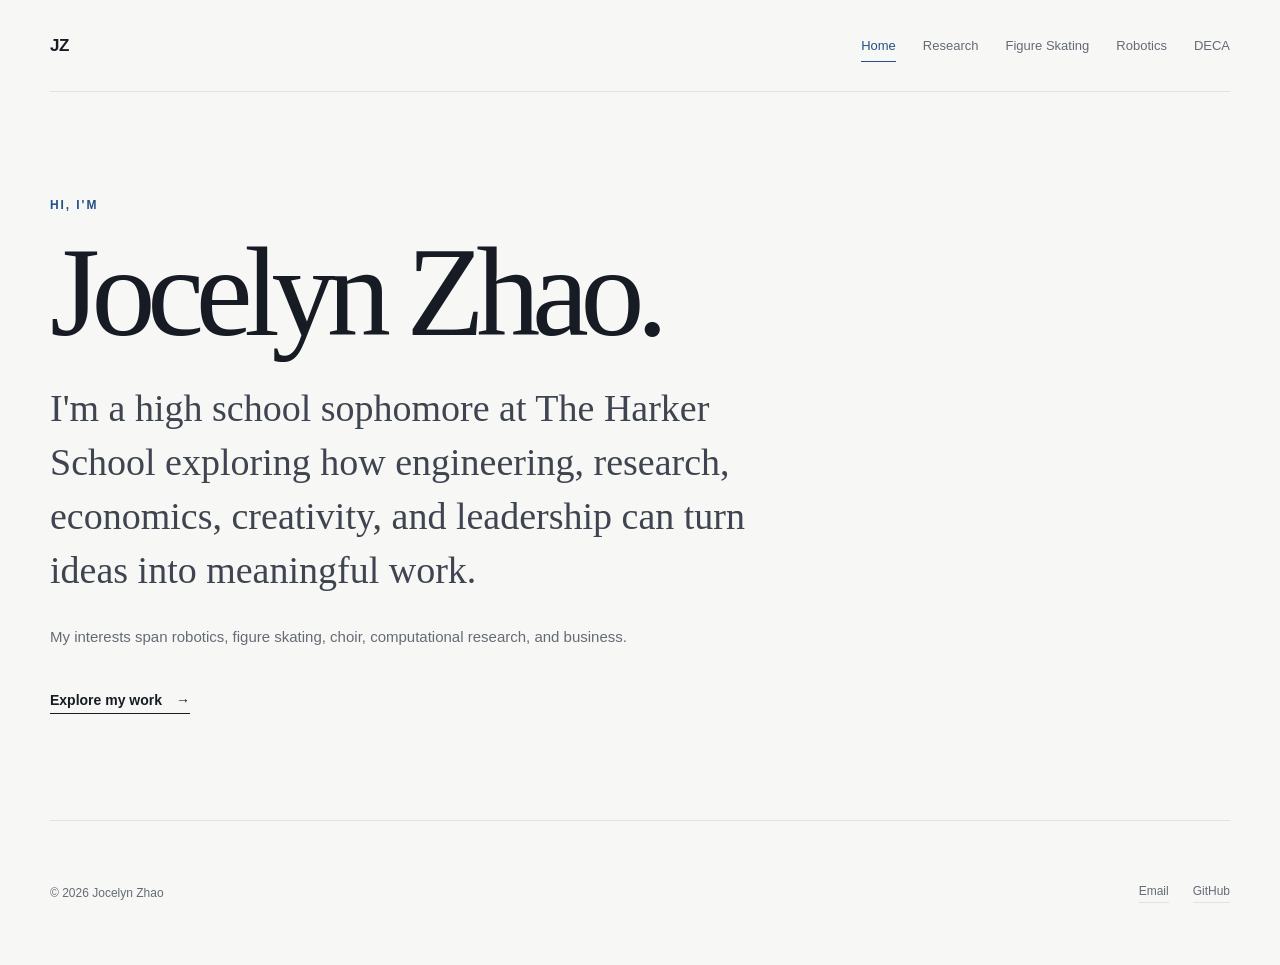
<file: index.html>
<!doctype html><html lang="en"><head><meta charset="UTF-8"><meta name="viewport" content="width=device-width,initial-scale=1"><meta name="description" content="The portfolio of Jocelyn Zhao, a student engineer and researcher."><title>Jocelyn Zhao</title><link rel="stylesheet" href="styles.css"><script src="content.js" defer></script></head><body data-page="home"><header id="site-header"></header><main id="page-content"></main><footer id="site-footer"></footer></body></html>
</file>
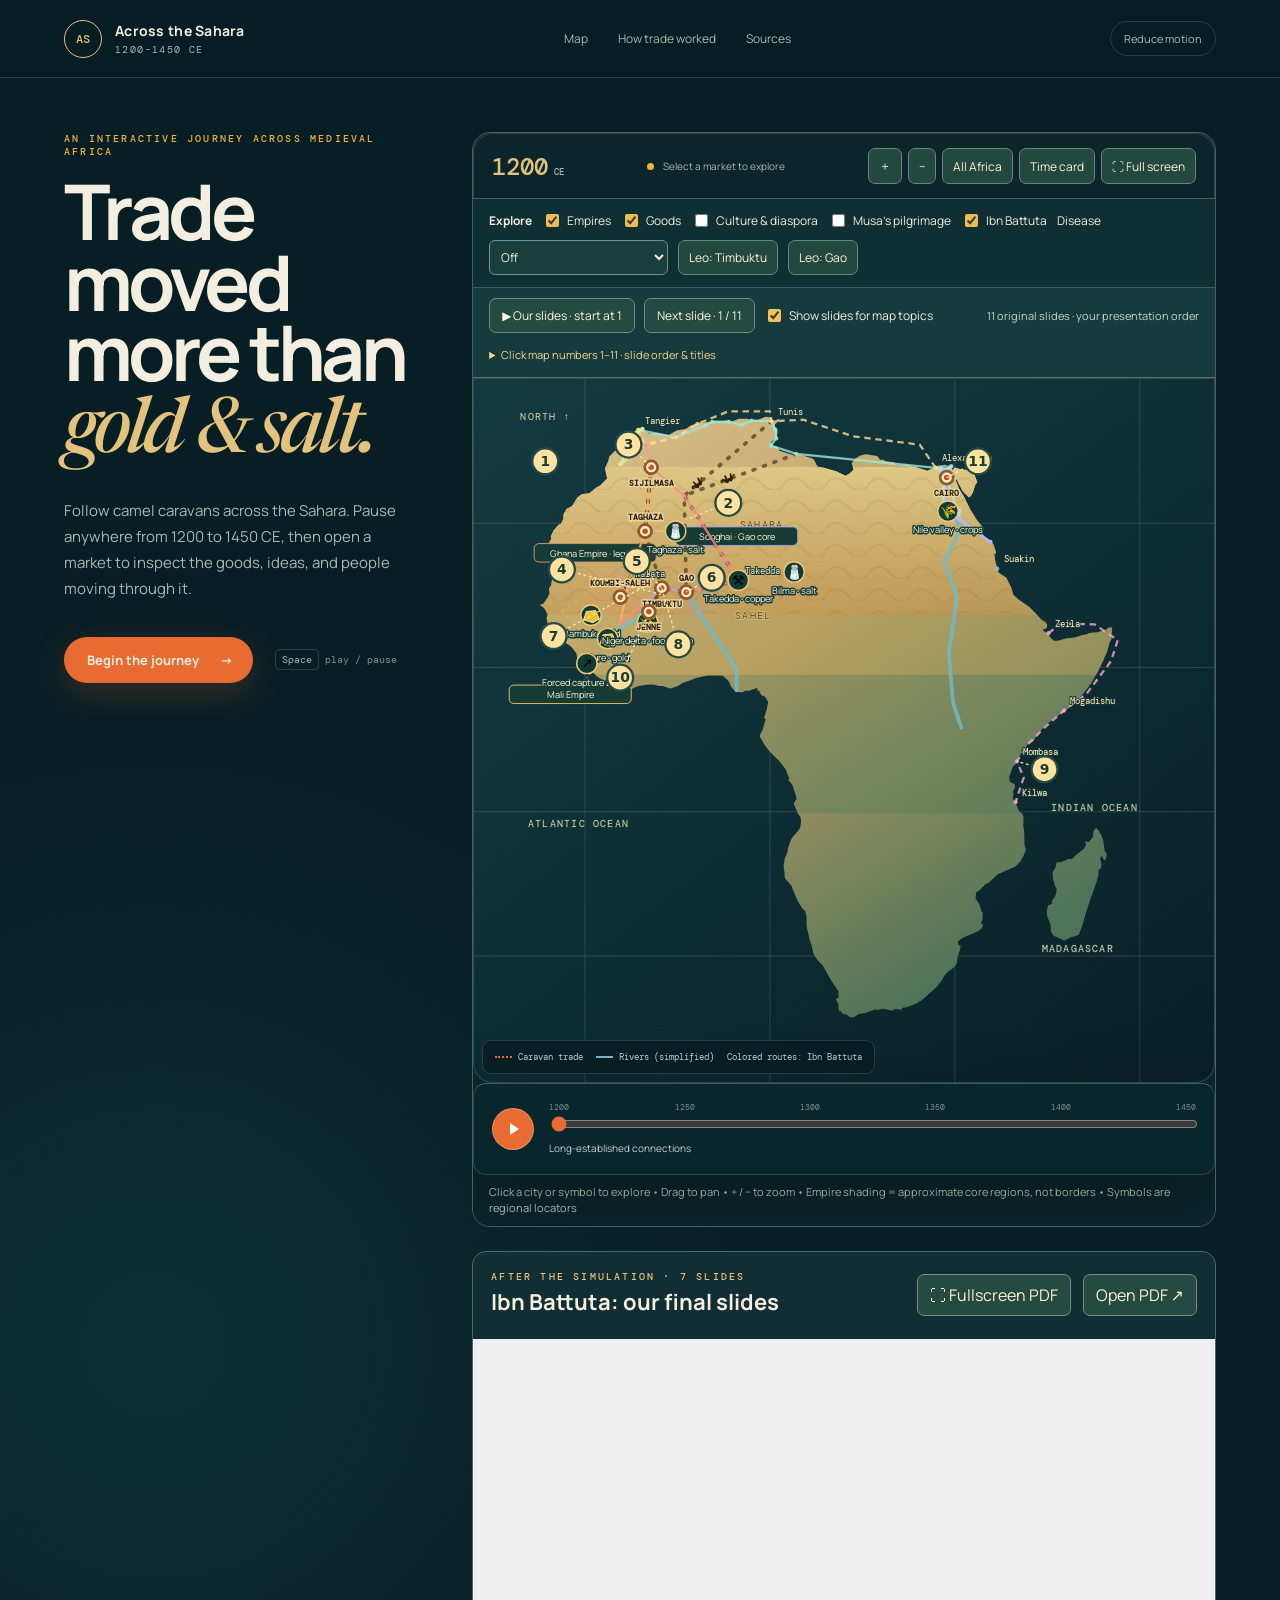
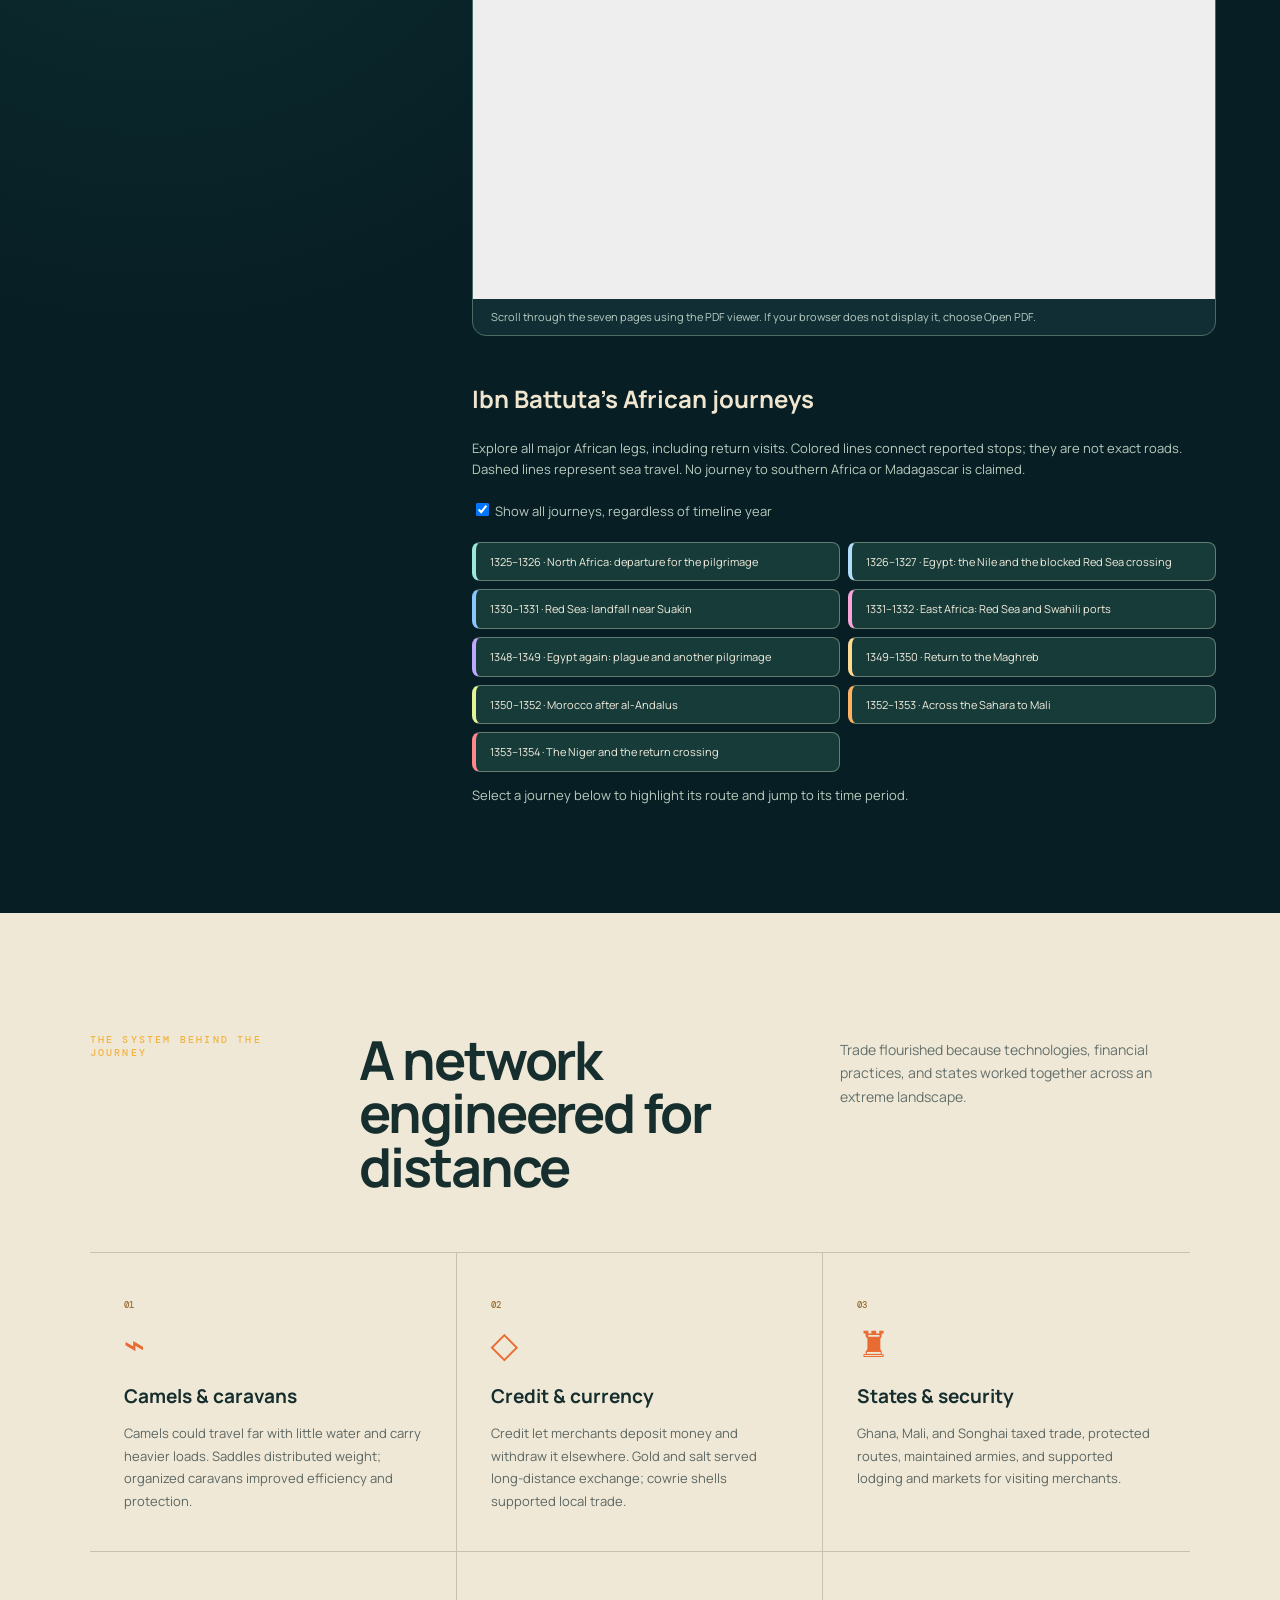
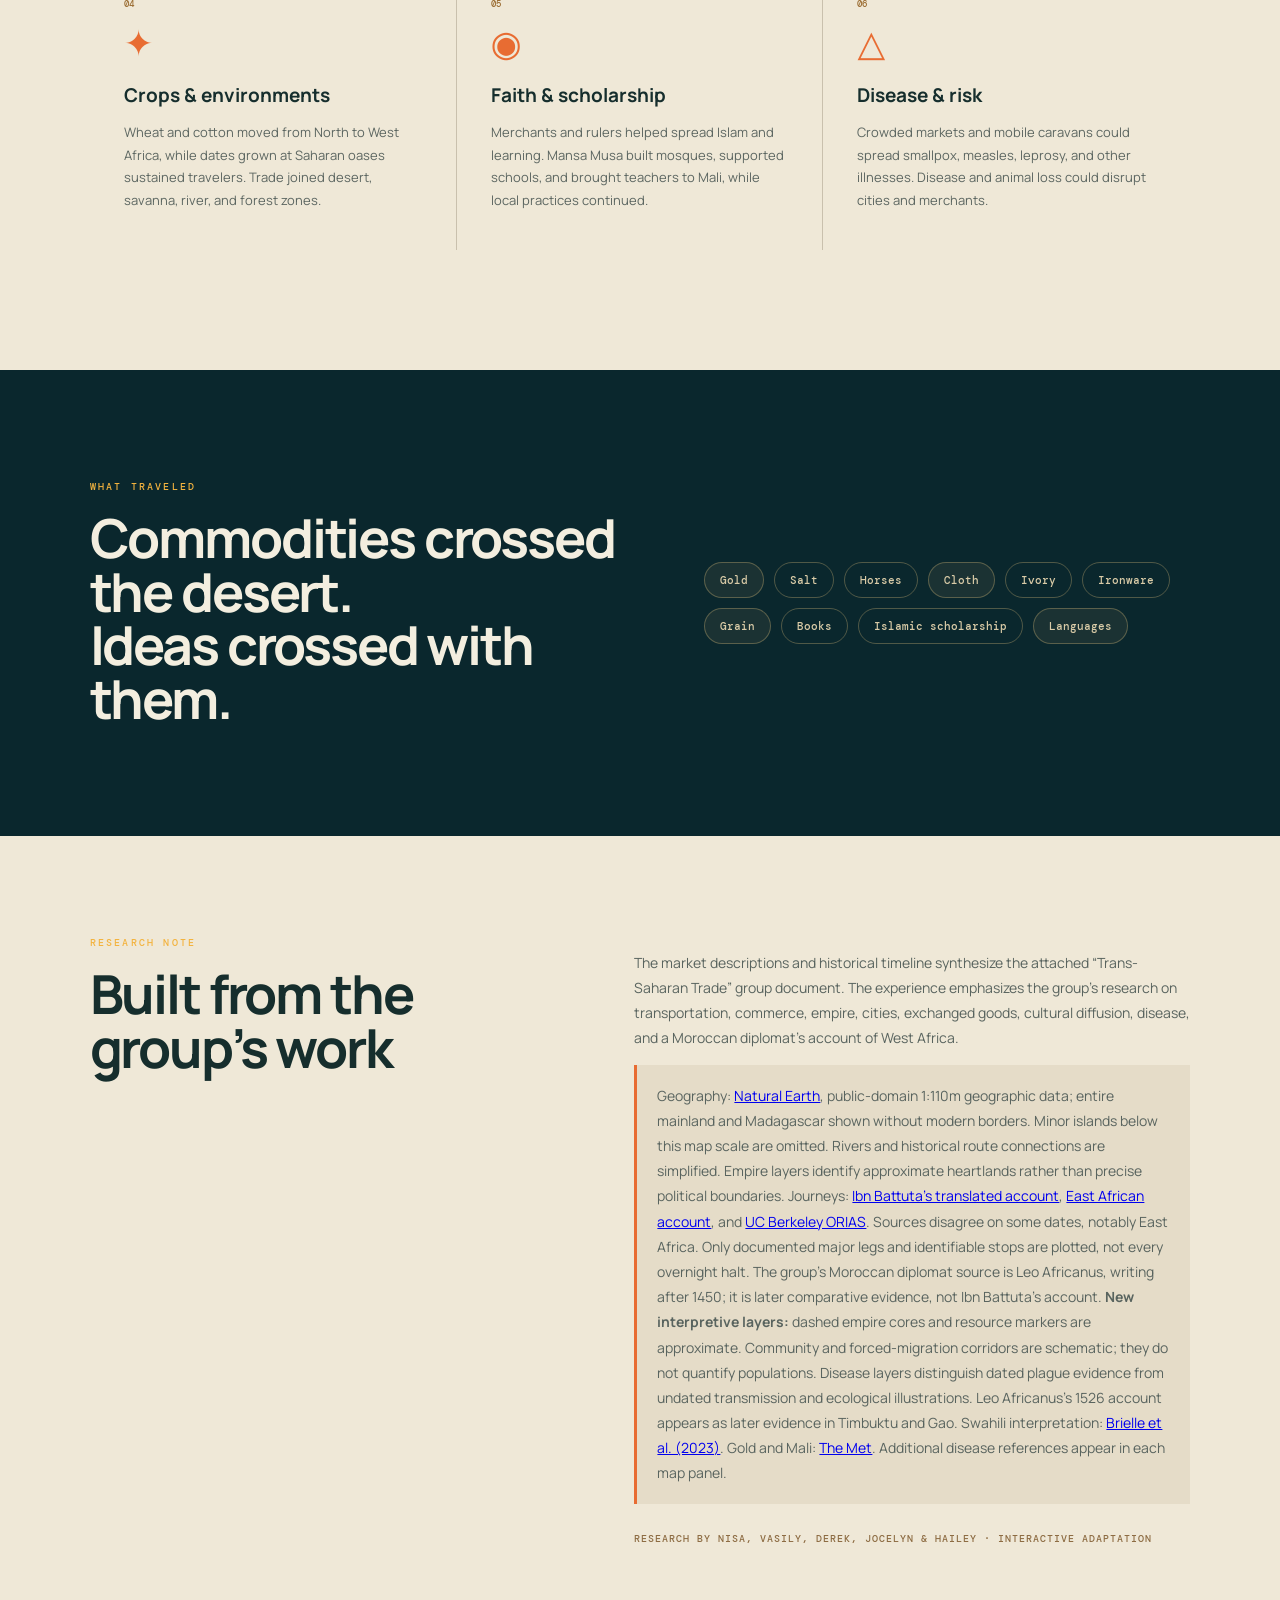
<file: trans-saharan-trade/index.html>
<!doctype html>
<html lang="en">
<head>
  <meta charset="utf-8">
  <meta name="viewport" content="width=device-width,initial-scale=1">
  <meta name="description" content="An interactive map of trans-Saharan trade, 1200-1450 CE, based on student group research.">
  <title>Across the Sahara | 1200-1450 CE</title>
  <link rel="stylesheet" href="styles.css?v=4">
  <link rel="stylesheet" href="explorer.css?v=5">
  <link rel="stylesheet" href="slides.css?v=10">
</head>
<body>
  <header class="topbar">
    <a class="brand" href="#map" aria-label="Across the Sahara home">
      <span class="brand-mark">AS</span>
      <span><strong>Across the Sahara</strong><small>1200-1450 CE</small></span>
    </a>
    <nav aria-label="Page navigation">
      <a href="#map">Map</a><a href="#story">How trade worked</a><a href="#sources">Sources</a>
    </nav>
    <button class="sound-toggle" id="motionToggle" type="button" aria-pressed="false">Reduce motion</button>
  </header>

  <main>
    <section class="hero" id="map">
      <div class="hero-copy">
        <p class="eyebrow">An interactive journey across medieval Africa</p>
        <h1>Trade moved more than <em>gold &amp; salt.</em></h1>
        <p class="dek">Follow camel caravans across the Sahara. Pause anywhere from 1200 to 1450 CE, then open a market to inspect the goods, ideas, and people moving through it.</p>
        <div class="hero-actions">
          <button class="primary" id="startJourney" type="button">Begin the journey <span>→</span></button>
          <span class="hint"><kbd>Space</kbd> play / pause</span>
        </div>
      </div>

      <div class="atlas-shell" id="atlasShell">
        <div class="map-toolbar">
          <div class="year-lockup"><span id="yearDisplay">1200</span><small>CE</small></div>
          <div class="map-instruction"><span class="pulse-dot"></span><span id="statusText">Select a market to explore</span></div>
          <button class="reset-view" id="resetView" type="button" hidden>Reset map</button>
        </div>

        <div class="map-viewport" id="mapViewport">
          <svg id="tradeMap" viewBox="0 0 1000 780" role="img" aria-labelledby="mapTitle mapDesc">
            <title id="mapTitle">Interactive map of trans-Saharan trade routes</title>
            <desc id="mapDesc">A stylized bird's-eye map of Africa showing cities, trade routes, rivers, empires, and animated camel caravans from 1200 to 1450 CE.</desc>
            <defs>
              <linearGradient id="ocean" x1="0" y1="0" x2="1" y2="1"><stop stop-color="#153c43"/><stop offset="1" stop-color="#071e24"/></linearGradient>
              <linearGradient id="land" x1="0" y1="0" x2=".6" y2="1"><stop stop-color="#dac38f"/><stop offset=".46" stop-color="#bd9f63"/><stop offset="1" stop-color="#507458"/></linearGradient>
              <linearGradient id="sahara" x1="0" y1="0" x2="0" y2="1"><stop stop-color="#dfc987" stop-opacity=".96"/><stop offset="1" stop-color="#c29952" stop-opacity=".65"/></linearGradient>
              <pattern id="dunes" width="46" height="24" patternUnits="userSpaceOnUse"><path d="M0 18 Q12 5 24 18 T48 18" fill="none" stroke="#7c572c" stroke-opacity=".12" stroke-width="2"/></pattern>
              <filter id="shadow" x="-30%" y="-30%" width="160%" height="160%"><feDropShadow dx="0" dy="10" stdDeviation="10" flood-color="#001316" flood-opacity=".45"/></filter>
              <filter id="soft"><feGaussianBlur stdDeviation="18"/></filter>
              <clipPath id="africaClip"><path d="M178 91 L250 45 397 30 523 49 665 35 806 70 886 135 873 199 820 240 792 318 752 376 735 460 700 522 671 620 620 724 558 751 518 700 484 632 451 553 405 488 356 423 304 379 244 342 179 292 130 225 111 159 Z"/></clipPath>
              <path id="camelPathWest" d="M205 130 C292 183 353 246 440 365 S511 475 535 505"/>
              <path id="camelPathCentral" d="M530 84 C518 164 560 224 620 296 S621 405 585 482"/>
              <path id="camelPathEast" d="M780 126 C730 188 711 262 677 346 S635 430 585 482"/>
              <symbol id="camel" viewBox="0 0 48 30">
                <path d="M4 19c5 0 7-6 10-10 3-5 7-5 10 0 3-6 7-6 11-1l4 7 5-1 1 4-7 2-5-6-1 13h-4l-1-11h-8l-3 11h-4l1-12-5 7H4z" fill="currentColor"/>
                <circle cx="43" cy="13" r="2.2" fill="currentColor"/>
              </symbol>
            </defs>

            <rect width="1000" height="780" fill="url(#ocean)"/>
            <g class="map-grid" opacity=".16"><path d="M0 156H1000M0 312H1000M0 468H1000M0 624H1000M200 0V780M400 0V780M600 0V780M800 0V780"/></g>
            <g id="mapWorld">
              <path class="africa-shadow" d="M178 91 L250 45 397 30 523 49 665 35 806 70 886 135 873 199 820 240 792 318 752 376 735 460 700 522 671 620 620 724 558 751 518 700 484 632 451 553 405 488 356 423 304 379 244 342 179 292 130 225 111 159 Z"/>
              <path class="africa" d="M178 91 L250 45 397 30 523 49 665 35 806 70 886 135 873 199 820 240 792 318 752 376 735 460 700 522 671 620 620 724 558 751 518 700 484 632 451 553 405 488 356 423 304 379 244 342 179 292 130 225 111 159 Z"/>
              <g clip-path="url(#africaClip)">
                <rect x="90" y="48" width="810" height="332" fill="url(#sahara)"/>
                <rect x="90" y="62" width="810" height="315" fill="url(#dunes)"/>
                <path class="sahel-band" d="M90 355 Q320 305 520 354 T910 340 L910 470 Q700 434 510 459 T90 448Z"/>
                <path class="forest-band" d="M160 465 Q340 420 501 489 T778 483 L710 622 Q541 572 420 548 T244 534Z"/>
                <ellipse cx="541" cy="337" rx="230" ry="96" fill="#f2ce68" opacity=".12" filter="url(#soft)"/>
              </g>

              <g class="terrain-labels" aria-hidden="true">
                <text x="494" y="245">S A H A R A</text><text x="350" y="436">S A H E L</text><text x="684" y="585">CENTRAL AFRICA</text>
              </g>
              <g class="rivers">
                <path d="M337 497 C356 467 394 453 430 462 C470 475 494 455 510 428 C474 438 438 424 420 405"/>
                <path d="M702 75 C694 156 676 220 692 276 C708 336 724 384 710 443"/>
              </g>
              <g class="empire empire-ghana" data-start="1200" data-end="1235"><path d="M282 411 Q346 365 411 399 L432 472 Q352 498 274 458Z"/><text x="347" y="433">GHANA</text></g>
              <g class="empire empire-mali" data-start="1235" data-end="1430"><path d="M266 405 Q353 348 510 381 L551 489 Q433 528 283 477Z"/><text x="404" y="438">MALI EMPIRE</text></g>
              <g class="empire empire-songhai" data-start="1400" data-end="1450"><path d="M478 387 Q545 346 620 383 L626 494 Q548 515 476 475Z"/><text x="549" y="429">SONGHAI</text></g>

              <g class="routes" aria-label="Trade routes">
                <path id="routeWest" d="M205 130 C292 183 353 246 440 365 S511 475 535 505"/>
                <path id="routeCentral" d="M530 84 C518 164 560 224 620 296 S621 405 585 482"/>
                <path id="routeEast" d="M780 126 C730 188 711 262 677 346 S635 430 585 482"/>
                <path id="routeWest2" d="M206 130 C214 217 267 286 351 405"/>
                <path id="riverRoute" d="M351 405 C401 413 460 425 535 505"/>
              </g>

              <g class="caravans" aria-hidden="true">
                <g class="caravan caravan-a"><use href="#camel" width="34" height="22" x="-17" y="-11"/><animateMotion dur="16s" repeatCount="indefinite" rotate="auto"><mpath href="#camelPathWest"/></animateMotion></g>
                <g class="caravan caravan-b"><use href="#camel" width="30" height="19" x="-15" y="-10"/><animateMotion dur="19s" begin="-7s" repeatCount="indefinite" rotate="auto"><mpath href="#camelPathCentral"/></animateMotion></g>
                <g class="caravan caravan-c"><use href="#camel" width="28" height="18" x="-14" y="-9"/><animateMotion dur="21s" begin="-12s" repeatCount="indefinite" rotate="auto"><mpath href="#camelPathEast"/></animateMotion></g>
              </g>

              <g class="city-layer">
                <g class="market" role="button" tabindex="0" data-market="sijilmasa" transform="translate(205 130)" aria-label="Open Sijilmasa market"><circle r="15"/><circle r="5"/><text x="0" y="-24">SIJILMASA</text></g>
                <g class="market" role="button" tabindex="0" data-market="taghaza" transform="translate(440 365)" aria-label="Open Taghaza market"><circle r="15"/><circle r="5"/><text x="0" y="-24">TAGHAZA</text></g>
                <g class="market featured" role="button" tabindex="0" data-market="timbuktu" transform="translate(535 505)" aria-label="Open Timbuktu market"><circle r="18"/><circle r="6"/><text x="0" y="-27">TIMBUKTU</text></g>
                <g class="market" role="button" tabindex="0" data-market="gao" transform="translate(585 482)" aria-label="Open Gao market"><circle r="15"/><circle r="5"/><text x="0" y="-24">GAO</text></g>
                <g class="market" role="button" tabindex="0" data-market="jenne" transform="translate(509 544)" aria-label="Open Jenne market"><circle r="15"/><circle r="5"/><text x="-2" y="29">JENNE</text></g>
                <g class="market" role="button" tabindex="0" data-market="koumbi" transform="translate(351 435)" aria-label="Open Koumbi-Saleh market"><circle r="15"/><circle r="5"/><text x="0" y="-24">KOUMBI-SALEH</text></g>
                <g class="market" role="button" tabindex="0" data-market="cairo" transform="translate(780 126)" aria-label="Open Cairo market"><circle r="15"/><circle r="5"/><text x="0" y="-24">CAIRO</text></g>
              </g>
            </g>
          </svg>

          <aside class="map-legend" aria-label="Map legend">
            <span><i class="legend-line"></i>Caravan route</span><span><i class="legend-river"></i>River</span><span><i class="legend-city"></i>Market city</span>
          </aside>
          <div class="map-controls" aria-label="Timeline controls">
            <button class="play-button" id="playButton" type="button" aria-label="Play timeline"><span class="play-icon"></span></button>
            <div class="timeline-wrap">
              <div class="timeline-labels"><span>1200</span><span>1250</span><span>1300</span><span>1350</span><span>1400</span><span>1450</span></div>
              <input id="yearSlider" type="range" min="1200" max="1450" step="1" value="1200" aria-label="Year from 1200 to 1450 CE">
              <div class="event-line" id="eventLine">Ghana's influence continues as regional trade networks deepen.</div>
            </div>
          </div>
        </div>
      </div>
    </section>

    <section class="story" id="story">
      <div class="section-heading"><p class="eyebrow">The system behind the journey</p><h2>A network engineered for distance</h2><p>Trade flourished because technologies, financial practices, and states worked together across an extreme landscape.</p></div>
      <div class="story-grid">
        <article><span class="story-number">01</span><div class="story-icon">⌁</div><h3>Camels &amp; caravans</h3><p>Camels could travel far with little water and carry heavier loads. Saddles distributed weight; organized caravans improved efficiency and protection.</p></article>
        <article><span class="story-number">02</span><div class="story-icon">◇</div><h3>Credit &amp; currency</h3><p>Credit let merchants deposit money and withdraw it elsewhere. Gold and salt served long-distance exchange; cowrie shells supported local trade.</p></article>
        <article><span class="story-number">03</span><div class="story-icon">♜</div><h3>States &amp; security</h3><p>Ghana, Mali, and Songhai taxed trade, protected routes, maintained armies, and supported lodging and markets for visiting merchants.</p></article>
        <article><span class="story-number">04</span><div class="story-icon">✦</div><h3>Crops &amp; environments</h3><p>Wheat and cotton moved from North to West Africa, while dates grown at Saharan oases sustained travelers. Trade joined desert, savanna, river, and forest zones.</p></article>
        <article><span class="story-number">05</span><div class="story-icon">◉</div><h3>Faith &amp; scholarship</h3><p>Merchants and rulers helped spread Islam and learning. Mansa Musa built mosques, supported schools, and brought teachers to Mali, while local practices continued.</p></article>
        <article><span class="story-number">06</span><div class="story-icon">△</div><h3>Disease &amp; risk</h3><p>Crowded markets and mobile caravans could spread smallpox, measles, leprosy, and other illnesses. Disease and animal loss could disrupt cities and merchants.</p></article>
      </div>
    </section>

    <section class="exchange" aria-label="What traveled">
      <div><p class="eyebrow">What traveled</p><h2>Commodities crossed the desert.<br>Ideas crossed with them.</h2></div>
      <div class="exchange-chips"><span>Gold</span><span>Salt</span><span>Horses</span><span>Cloth</span><span>Ivory</span><span>Ironware</span><span>Grain</span><span>Books</span><span>Islamic scholarship</span><span>Languages</span></div>
    </section>

    <section class="sources" id="sources">
      <div><p class="eyebrow">Research note</p><h2>Built from the group’s work</h2></div>
      <div class="source-copy"><p>The market descriptions and historical timeline synthesize the attached “Trans-Saharan Trade” group document. The experience emphasizes the group’s research on transportation, commerce, empire, cities, exchanged goods, cultural diffusion, disease, and a Moroccan diplomat’s account of West Africa.</p><p class="source-caution">Routes and boundaries are intentionally schematic: they show connections and changing influence, not modern borders or precise territorial claims. Disease evidence for this period can be incomplete, so the project presents transmission as a historical risk rather than claiming a precise outbreak map.</p><p class="byline">Research by Nisa, Vasily, Derek, Jocelyn &amp; Hailey · Interactive adaptation</p></div>
    </section>
  </main>

  <dialog class="market-dialog" id="marketDialog">
    <button class="dialog-close" id="dialogClose" type="button" aria-label="Close market">×</button>
    <div class="market-scene" id="marketScene" aria-hidden="true">
      <span class="canopy canopy-one"></span><span class="canopy canopy-two"></span><span class="basket basket-one"></span><span class="basket basket-two"></span><span class="market-sun"></span>
    </div>
    <div class="dialog-content">
      <p class="eyebrow" id="marketRegion">Market city</p>
      <div class="dialog-title-row"><h2 id="marketName">Timbuktu</h2><span id="marketYears">1200-1450 CE</span></div>
      <p class="market-lede" id="marketLede"></p>
      <div class="market-columns">
        <section><h3>On the market floor</h3><div class="goods-grid" id="goodsGrid"></div></section>
        <section><h3>Why this place mattered</h3><p id="marketWhy"></p><div class="fact-card"><span>Exchange beyond goods</span><p id="marketIdea"></p></div></section>
      </div>
      <blockquote id="marketQuote" hidden></blockquote>
    </div>
  </dialog>

  <script src="geography.js?v=2"></script>
  <script src="app.js?v=5"></script>
  <script src="atlas.js?v=4"></script>
  <script src="explorer.js?v=9"></script>
  <script src="slides.js?v=10"></script>
</body>
</html>
</file>
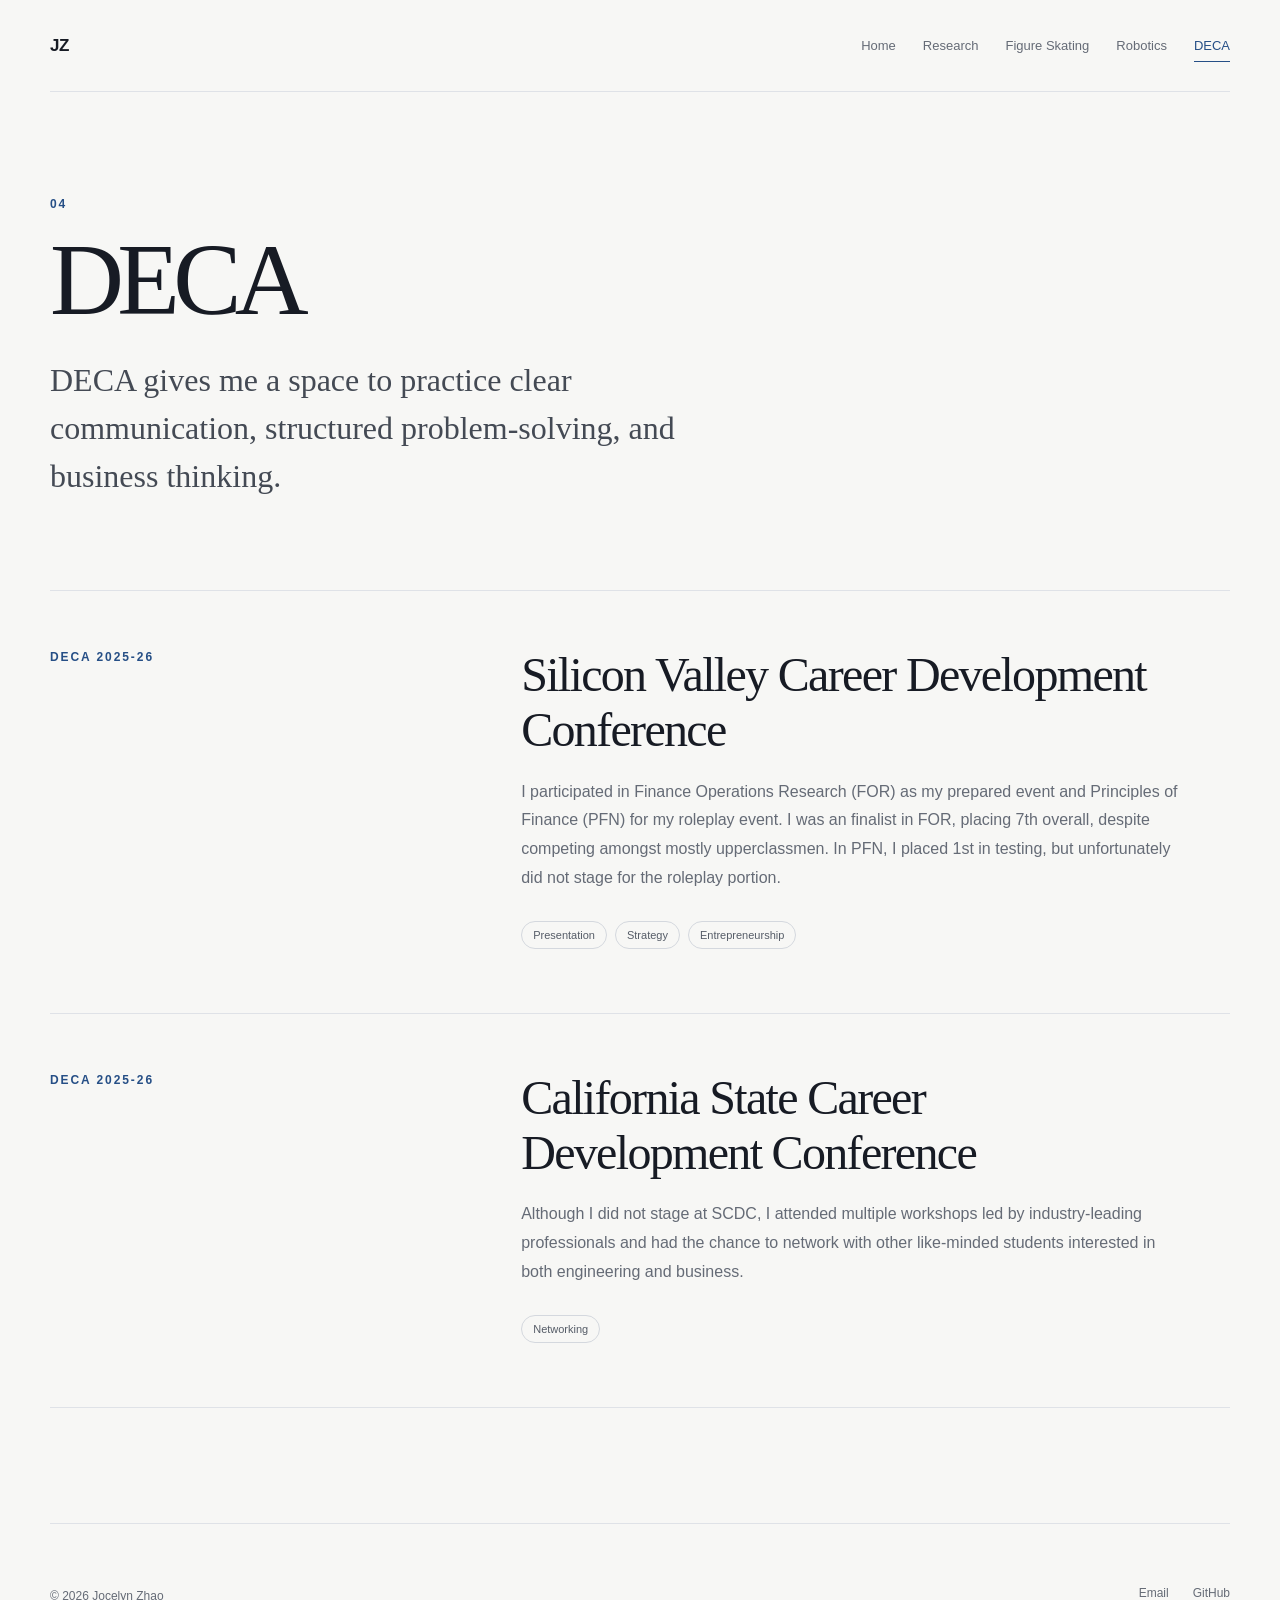
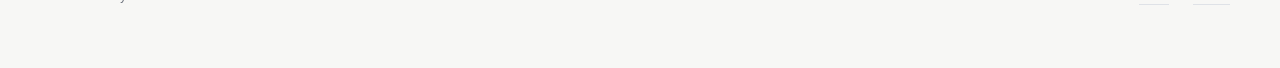
<file: deca.html>
<!doctype html><html lang="en"><head><meta charset="UTF-8"><meta name="viewport" content="width=device-width,initial-scale=1"><meta name="description" content="DECA experience of Jocelyn Zhao."><title>DECA | Jocelyn Zhao</title><link rel="stylesheet" href="styles.css"><script src="content.js" defer></script></head><body data-page="deca"><header id="site-header"></header><main id="page-content"></main><footer id="site-footer"></footer></body></html>
</file>
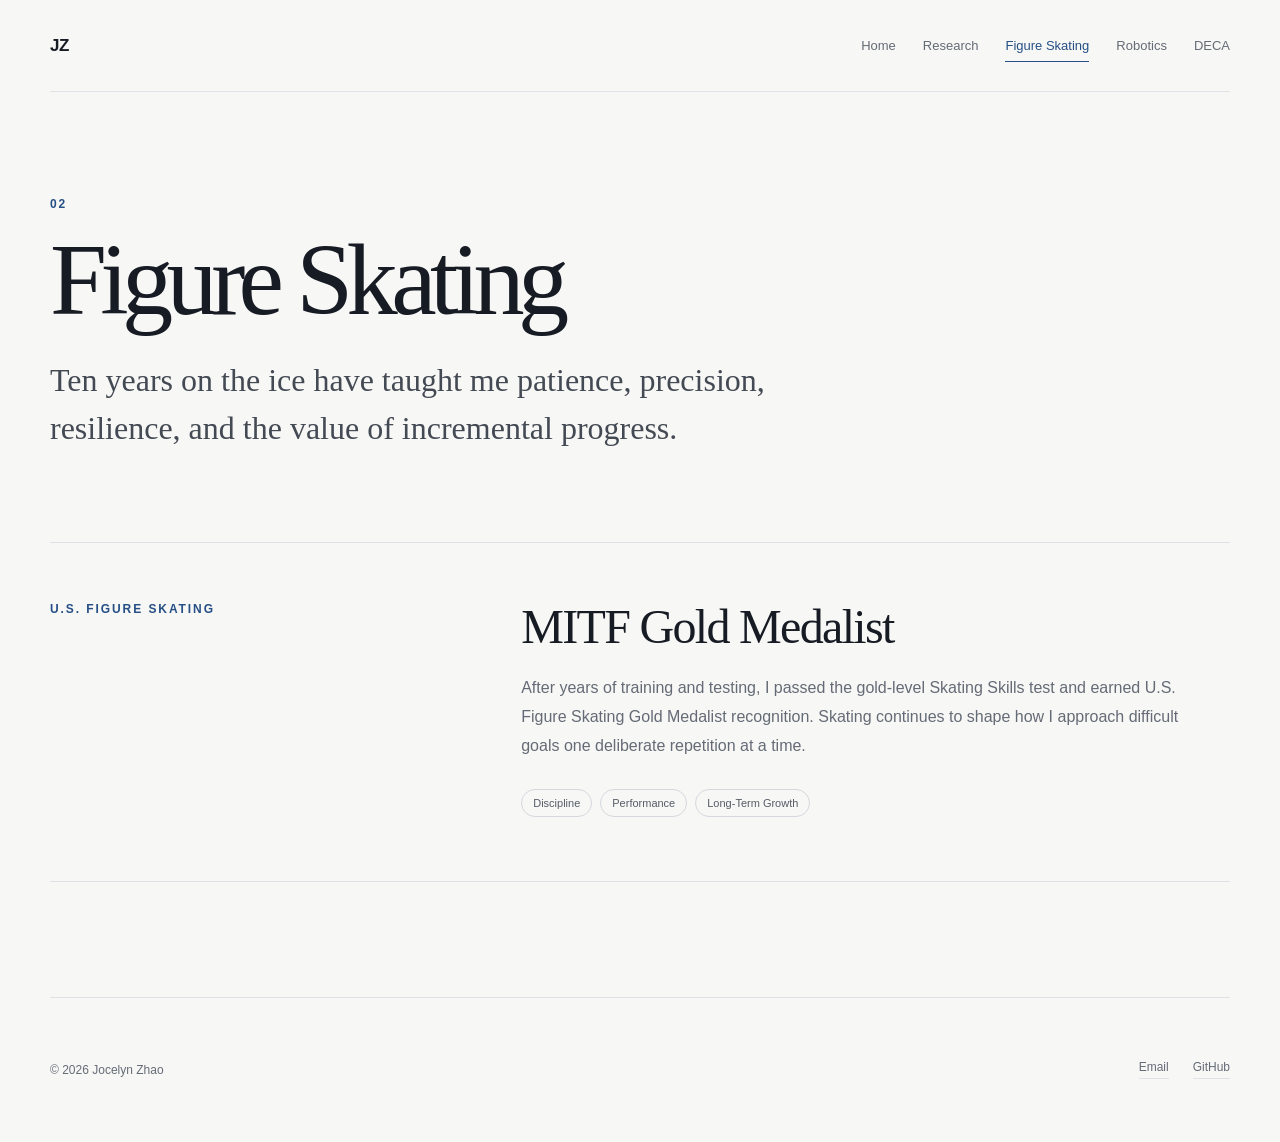
<file: figure-skating.html>
<!doctype html><html lang="en"><head><meta charset="UTF-8"><meta name="viewport" content="width=device-width,initial-scale=1"><meta name="description" content="Figure skating journey of Jocelyn Zhao."><title>Figure Skating | Jocelyn Zhao</title><link rel="stylesheet" href="styles.css"><script src="content.js" defer></script></head><body data-page="skating"><header id="site-header"></header><main id="page-content"></main><footer id="site-footer"></footer></body></html>
</file>
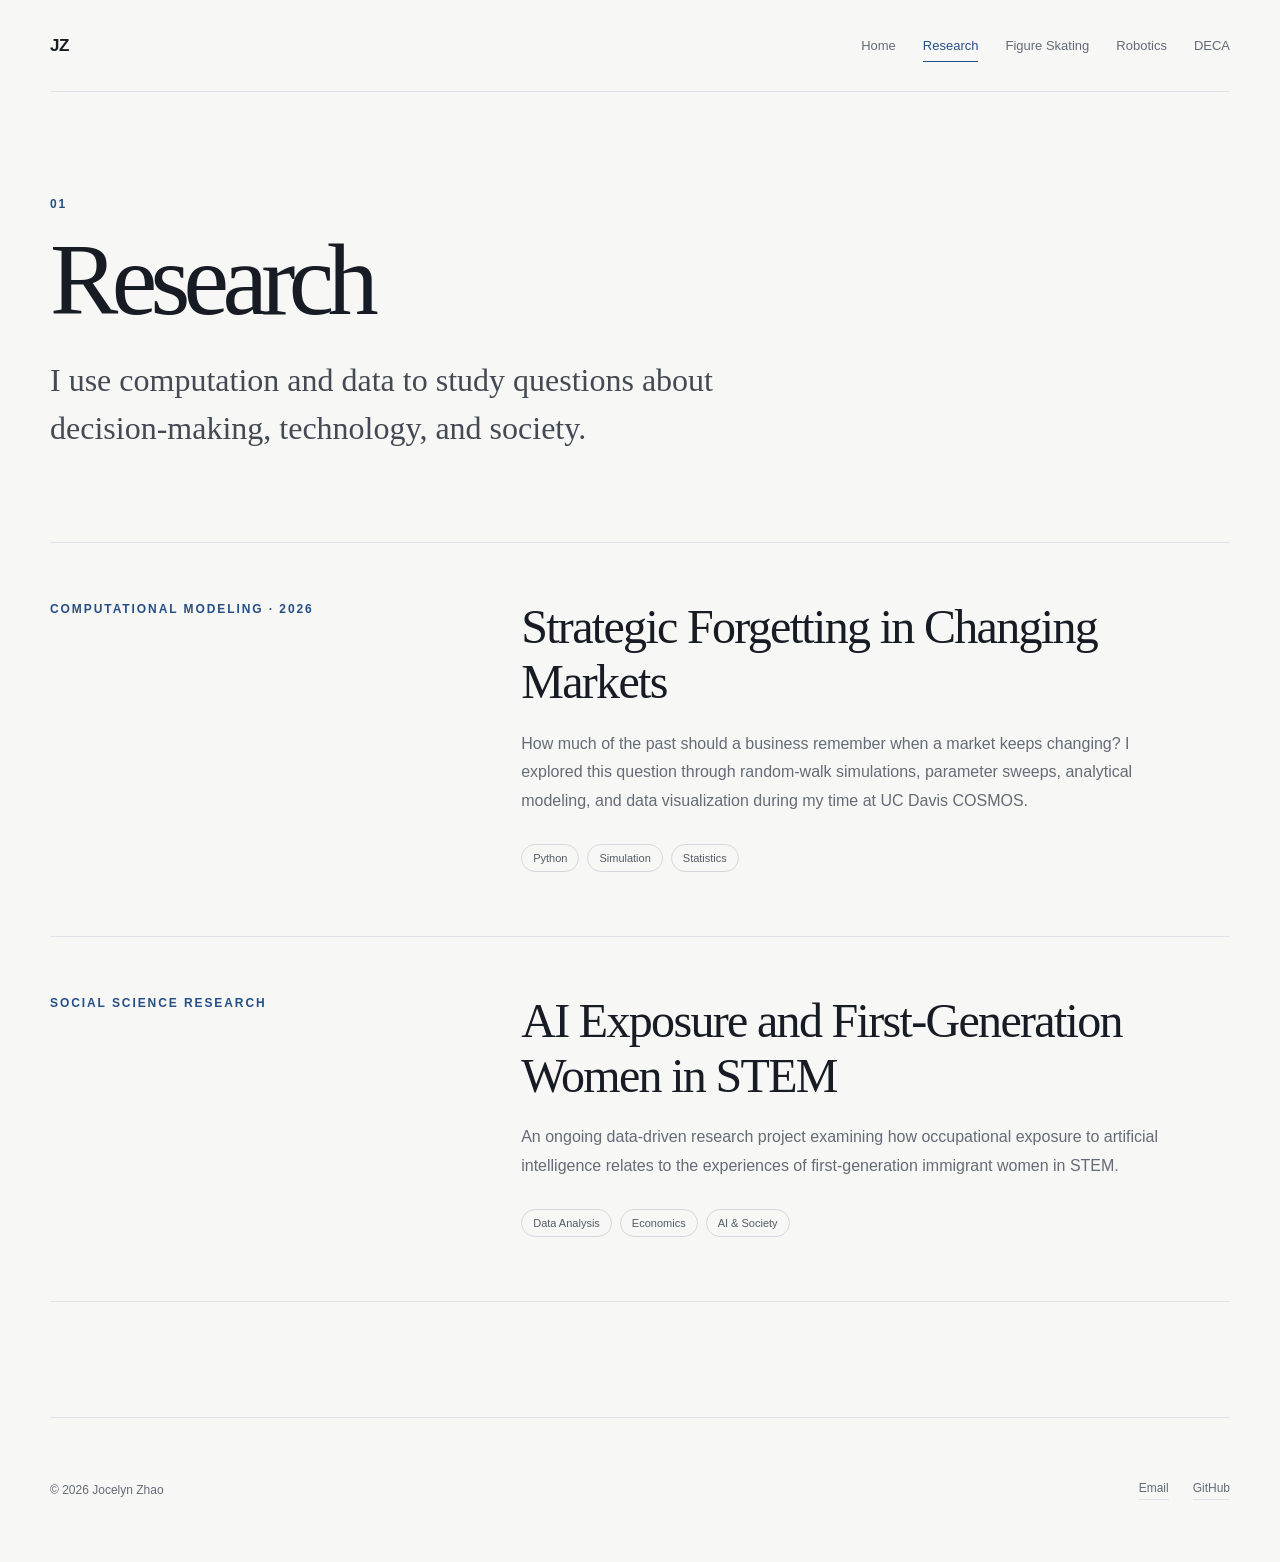
<file: research.html>
<!doctype html><html lang="en"><head><meta charset="UTF-8"><meta name="viewport" content="width=device-width,initial-scale=1"><meta name="description" content="Research by Jocelyn Zhao."><title>Research | Jocelyn Zhao</title><link rel="stylesheet" href="styles.css"><script src="content.js" defer></script></head><body data-page="research"><header id="site-header"></header><main id="page-content"></main><footer id="site-footer"></footer></body></html>
</file>
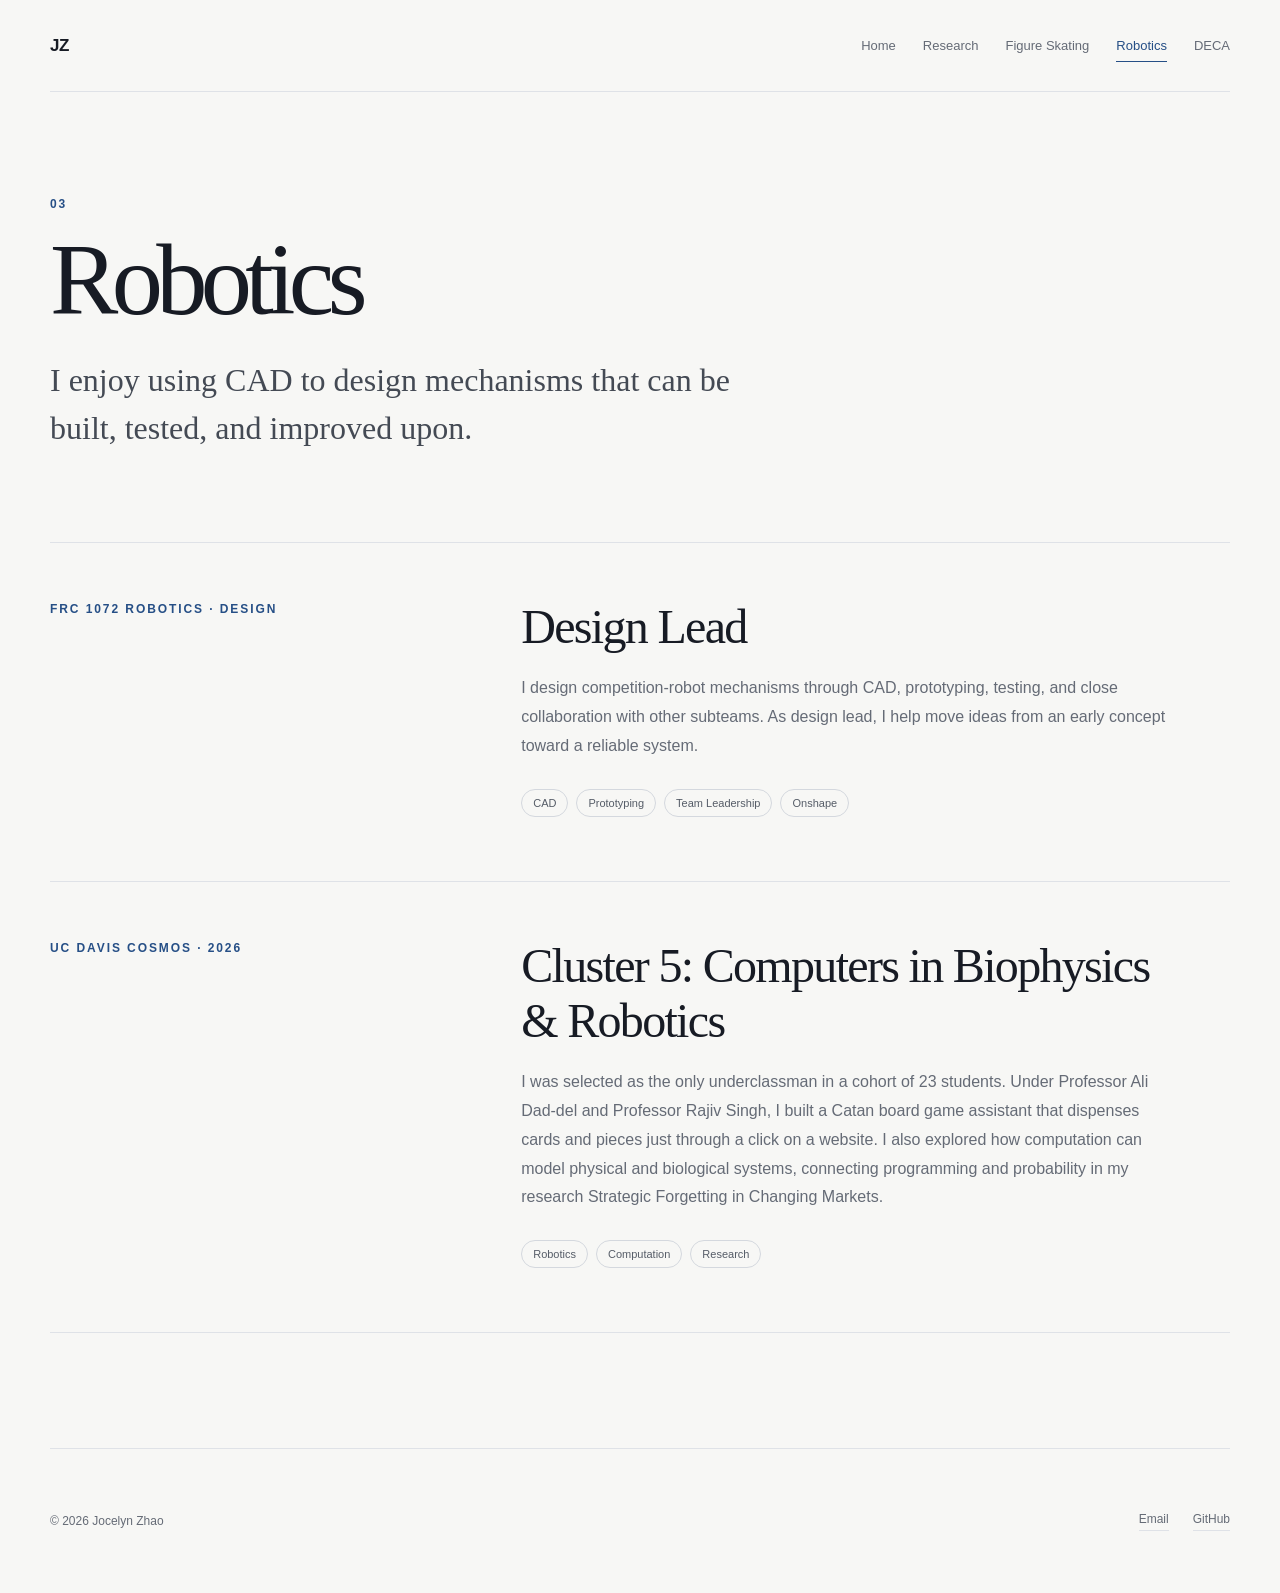
<file: robotics.html>
<!doctype html><html lang="en"><head><meta charset="UTF-8"><meta name="viewport" content="width=device-width,initial-scale=1"><meta name="description" content="Robotics work by Jocelyn Zhao."><title>Robotics | Jocelyn Zhao</title><link rel="stylesheet" href="styles.css"><script src="content.js" defer></script></head><body data-page="robotics"><header id="site-header"></header><main id="page-content"></main><footer id="site-footer"></footer></body></html>
</file>
<file: styles.css>
:root{--ink:#171b24;--muted:#656b76;--line:#dfe2e7;--paper:#f7f7f5;--accent:#264f86}*{box-sizing:border-box}html{scroll-behavior:smooth}body{margin:0;background:var(--paper);color:var(--ink);font-family:Arial,Helvetica,sans-serif;-webkit-font-smoothing:antialiased}a{color:inherit;text-decoration:none}.nav,.home-hero,.page-hero,.entries,.footer{width:min(1180px,calc(100% - 80px));margin:0 auto}.nav{height:92px;display:flex;align-items:center;justify-content:space-between;border-bottom:1px solid var(--line)}.wordmark{font-size:17px;font-weight:700;letter-spacing:-.03em}.nav-links{display:flex;gap:27px;color:var(--muted);font-size:13px}.nav-links a{padding:8px 0;border-bottom:1px solid transparent}.nav-links a:hover,.nav-links a:focus-visible,.nav-links a[aria-current=page]{color:var(--accent);border-color:var(--accent)}.menu-button{display:none;border:0;background:none;color:var(--ink);font:inherit}.eyebrow,.section-number,.entry-meta{margin:0;color:var(--accent);font-size:12px;font-weight:700;letter-spacing:.16em;text-transform:uppercase}.home-hero{min-height:calc(100vh - 172px);display:flex;flex-direction:column;justify-content:center;align-items:flex-start;padding:100px 0}.home-hero h1,.page-hero h1{margin:20px 0 28px;font-family:Georgia,"Times New Roman",serif;font-size:clamp(66px,10vw,132px);font-weight:400;line-height:.95;letter-spacing:-.065em}.home-intro{max-width:760px;margin:0;color:#3f4550;font-family:Georgia,"Times New Roman",serif;font-size:clamp(24px,3vw,38px);line-height:1.42}.home-note{max-width:620px;margin:27px 0 0;color:var(--muted);font-size:15px;line-height:1.7}.text-link{margin-top:42px;padding-bottom:5px;border-bottom:1px solid currentColor;font-size:14px;font-weight:600}.text-link:hover{color:var(--accent)}.text-link span{padding-left:10px}.page-hero{padding:105px 0 90px}.page-hero h1{font-size:clamp(60px,8vw,108px)}.page-hero>p:last-child{max-width:720px;margin:0;color:#444a54;font-family:Georgia,"Times New Roman",serif;font-size:clamp(22px,2.5vw,32px);line-height:1.5}.entries{border-top:1px solid var(--line);padding-bottom:115px}.entry{display:grid;grid-template-columns:34% 1fr;gap:70px;padding:56px 0 64px;border-bottom:1px solid var(--line)}.entry-meta{line-height:1.7}.entry h2{max-width:650px;margin:0 0 20px;font-family:Georgia,"Times New Roman",serif;font-size:clamp(30px,4vw,48px);font-weight:400;line-height:1.15;letter-spacing:-.035em}.entry div>p{max-width:660px;color:var(--muted);font-size:16px;line-height:1.8}.entry ul{display:flex;flex-wrap:wrap;gap:8px;margin:28px 0 0;padding:0;list-style:none}.entry li{padding:7px 11px;border:1px solid #d4d8de;border-radius:999px;color:#555c67;font-size:11px}.footer{min-height:145px;display:flex;align-items:center;justify-content:space-between;border-top:1px solid var(--line);color:var(--muted);font-size:12px}.footer p{margin:0}.footer div{display:flex;gap:24px}.footer a{padding-bottom:4px;border-bottom:1px solid var(--line)}.footer a:hover{color:var(--accent)}@media(max-width:820px){.nav,.home-hero,.page-hero,.entries,.footer{width:min(100% - 40px,1180px)}.nav{height:76px}.menu-button{display:block}.nav-links{display:none;position:absolute;top:76px;left:20px;right:20px;z-index:5;flex-direction:column;gap:0;padding:18px 24px;background:var(--paper);border:1px solid var(--line)}.nav-links.open{display:flex}.nav-links a{padding:13px 0}.home-hero{min-height:calc(100vh - 140px);padding:75px 0}.home-hero h1{font-size:clamp(60px,19vw,92px)}.page-hero{padding:78px 0 65px}.entry{grid-template-columns:1fr;gap:24px;padding:42px 0 48px}.entries{padding-bottom:80px}.footer{min-height:125px}}@media(prefers-reduced-motion:reduce){html{scroll-behavior:auto}}
</file>
<file: trans-saharan-trade/styles.css>
@import url('https://fonts.googleapis.com/css2?family=DM+Mono:wght@400;500&family=Manrope:wght@400;500;600;700&family=Newsreader:ital,opsz,wght@1,6..72,500&display=swap');

:root{--ink:#f3eedf;--muted:#a9b9b3;--night:#071e24;--night-2:#0d2b31;--sand:#e2c27d;--gold:#f3b33f;--orange:#e86c32;--teal:#7eb9a5;--line:rgba(238,230,207,.16);--shadow:0 24px 70px rgba(0,0,0,.35)}
*{box-sizing:border-box}
/* Geographic atlas revision: keep the whole continent visible at every screen size. */
.hero{grid-template-columns:minmax(230px,.55fr) minmax(620px,1.5fr);align-items:start!important}
.map-viewport{aspect-ratio:800/760!important;min-height:0!important}
.map-viewport svg{width:100%!important;height:100%!important;transform:none!important}
.map-controls{position:relative!important;left:auto!important;right:auto!important;bottom:auto!important;margin:0 0 12px}
.map-viewport{overflow:visible!important;margin-bottom:112px}
.map-legend{bottom:8px!important;flex-direction:row!important;flex-wrap:wrap}
.market text{font-size:9px!important;stroke-width:3px!important}
.geo-labels text{fill:#c7d5b7;font:11px DM Mono;letter-spacing:.12em;text-anchor:middle;paint-order:stroke;stroke:#203c35;stroke-width:1.5px}
.geo-labels text:first-child,.geo-labels text:nth-child(2){fill:#614821;stroke:#d8bd7c}
.history-panel{background:#f0e6d0;color:#17312f;border-radius:16px;padding:24px;margin-top:18px;border-left:5px solid #e86c32}
.history-panel .eyebrow{color:#95501c;margin-bottom:8px}
.history-panel h3{font-size:24px;margin:8px 0;letter-spacing:-.02em}
.history-panel p{line-height:1.6;font-size:14px}
.history-panel button,.journey-buttons button{border:1px solid #647d73;background:#173b39;color:#f3eedf;border-radius:8px;padding:10px 14px;cursor:pointer}
.history-panel.era-popup{position:fixed;z-index:30;bottom:24px;right:24px;width:min(380px,calc(100vw - 32px));box-shadow:0 20px 80px #0009;max-height:70vh;overflow:auto}
.journey-panel{padding:24px 0;font-size:13px;line-height:1.6;color:#baccbf}
.journey-panel h2{color:#f0e6d0;font-size:24px}
.journey-panel label{display:block;margin:20px 0}
.journey-buttons{display:grid;grid-template-columns:1fr 1fr;gap:8px}
.journey-buttons button{text-align:left;font-size:11px}
.journey-buttons button[aria-pressed=true]{background:#345c53;outline:2px solid #f3b33f}
.route-stops{font-size:12px;color:#dfc987}
.ibn-routes{pointer-events:none}
.journey-stop-labels{pointer-events:none;font:10px DM Mono;fill:#fff1cd;paint-order:stroke;stroke:#16362f;stroke-width:2px}
@media(max-width:1050px){.hero{grid-template-columns:1fr}}
@media(max-width:700px){.journey-buttons{grid-template-columns:1fr}.map-legend{font-size:8px!important;padding:5px!important}.history-panel{padding:18px}.map-controls{margin-top:8px}.map-viewport{margin-bottom:112px}.hero-copy{display:block}}
html{scroll-behavior:smooth}
body{margin:0;background:var(--night);color:var(--ink);font-family:Manrope,system-ui,sans-serif}
button,a,input{font:inherit}
button{color:inherit}
.topbar{height:78px;display:flex;align-items:center;justify-content:space-between;padding:0 clamp(24px,5vw,72px);border-bottom:1px solid var(--line);position:relative;z-index:20;background:rgba(7,30,36,.94);backdrop-filter:blur(14px)}
.brand{display:flex;align-items:center;gap:13px;color:inherit;text-decoration:none}.brand-mark{width:38px;height:38px;border:1px solid var(--sand);border-radius:50%;display:grid;place-items:center;color:var(--sand);font:500 12px DM Mono}.brand strong,.brand small{display:block}.brand strong{font-size:14px;letter-spacing:.02em}.brand small{font:400 10px DM Mono;color:var(--muted);margin-top:3px;letter-spacing:.14em}
nav{display:flex;gap:30px}nav a{color:var(--muted);text-decoration:none;font-size:12px;transition:.2s}nav a:hover{color:var(--ink)}
.sound-toggle,.reset-view{border:1px solid var(--line);background:transparent;border-radius:99px;padding:9px 13px;color:var(--muted);font-size:11px;cursor:pointer}.sound-toggle:hover,.reset-view:hover{border-color:var(--sand);color:var(--ink)}
.hero{min-height:calc(100vh - 78px);display:grid;grid-template-columns:minmax(310px,.72fr) minmax(620px,1.5fr);gap:clamp(28px,4vw,72px);padding:54px clamp(24px,5vw,72px) 70px;align-items:center;background:radial-gradient(circle at 12% 52%,rgba(36,100,94,.25),transparent 35%)}
.eyebrow{font:500 10px DM Mono;text-transform:uppercase;letter-spacing:.22em;color:var(--gold);margin:0 0 18px}
.hero h1{font-size:clamp(48px,6vw,88px);line-height:.92;letter-spacing:-.055em;margin:0;max-width:660px}.hero h1 em{font-family:Newsreader,Georgia,serif;font-weight:500;color:var(--sand)}
.dek{max-width:540px;font-size:15px;line-height:1.75;color:var(--muted);margin:28px 0 34px}
.hero-actions{display:flex;align-items:center;gap:22px}.primary{border:0;border-radius:99px;background:var(--orange);padding:14px 20px 14px 23px;font-weight:700;font-size:13px;cursor:pointer;box-shadow:0 10px 35px rgba(232,108,50,.22);transition:.2s}.primary:hover{transform:translateY(-2px)}.primary span{margin-left:18px}.hint{font:400 10px DM Mono;color:#7f938e}.hint kbd{border:1px solid var(--line);border-radius:4px;padding:3px 6px;color:var(--muted);font-family:inherit}
.atlas-shell{min-width:0;filter:drop-shadow(0 24px 45px rgba(0,0,0,.25))}.map-toolbar{height:60px;border:1px solid var(--line);border-bottom:0;border-radius:20px 20px 0 0;background:#0b252b;display:flex;align-items:center;padding:0 20px;gap:20px}.year-lockup{display:flex;align-items:baseline;gap:6px}.year-lockup span{font:500 24px DM Mono;color:var(--sand)}.year-lockup small{font:500 9px DM Mono;color:var(--muted)}.map-instruction{margin-left:auto;display:flex;align-items:center;gap:9px;font-size:10px;color:var(--muted)}.pulse-dot{width:7px;height:7px;border-radius:50%;background:var(--gold);box-shadow:0 0 0 0 rgba(243,179,63,.6);animation:pulse 2s infinite}
.map-viewport{position:relative;overflow:hidden;border:1px solid var(--line);border-radius:0 0 20px 20px;background:#092127;aspect-ratio:1.24;min-height:520px}.map-viewport svg{display:block;width:100%;height:100%}#mapWorld{transform-box:view-box;transition:transform .58s cubic-bezier(.2,.8,.2,1)}.map-viewport.market-zoom #mapWorld{transform:scale(1.78)}.map-grid path{stroke:#dbeae2;stroke-width:1;fill:none}.africa-shadow{fill:#000;opacity:.4;transform:translate(8px,15px);filter:url(#soft)}.africa{fill:url(#land);stroke:#efd99f;stroke-opacity:.34;stroke-width:2}.sahel-band{fill:#9a9b52;opacity:.54}.forest-band{fill:#365f4b;opacity:.7}.terrain-labels text{font:500 16px DM Mono;letter-spacing:.35em;fill:#412d18;opacity:.42;text-anchor:middle}.rivers path{fill:none;stroke:#6cbdcf;stroke-width:4;stroke-linecap:round;opacity:.8}.empire{transition:opacity .5s}.empire path{stroke-width:2;stroke-dasharray:7 5}.empire text{font:500 12px DM Mono;text-anchor:middle;letter-spacing:.16em}.empire-ghana path{fill:#e6985d33;stroke:#ef9a5d}.empire-ghana text{fill:#8b4d25}.empire-mali path{fill:#f0a45b30;stroke:#ffad5d}.empire-mali text{fill:#693712}.empire-songhai path{fill:#7dd3b42b;stroke:#65b99d}.empire-songhai text{fill:#244c40}.routes path{fill:none;stroke:#563b24;stroke-opacity:.75;stroke-width:4;stroke-linecap:round;stroke-dasharray:2 10}.routes path.active-route{stroke:var(--orange);stroke-opacity:.95}.caravans{color:#311e10}.caravan{filter:url(#shadow)}
.market{cursor:pointer;outline:none}.market circle:first-child{fill:#fff2c7;stroke:#8f572e;stroke-width:3;opacity:.98}.market circle:nth-child(2){fill:#c35124}.market text{fill:#2e2013;font:700 11px DM Mono;text-anchor:middle;paint-order:stroke;stroke:#ead59d;stroke-width:4;stroke-linejoin:round}.market:hover circle:first-child,.market:focus circle:first-child{fill:#ffb942;stroke:#fff;transform:scale(1.18)}.market circle{transition:.25s;transform-box:fill-box;transform-origin:center}.market.featured circle:first-child{animation:marketPulse 2.4s infinite}
.map-legend{position:absolute;left:18px;bottom:122px;padding:10px 12px;background:rgba(8,31,36,.83);backdrop-filter:blur(8px);border:1px solid var(--line);border-radius:9px;display:flex;gap:13px;font:400 9px DM Mono;color:#c7d3cd}.map-legend span{display:flex;align-items:center;gap:6px}.map-legend i{display:block;width:17px}.legend-line{border-top:2px dotted var(--orange)}.legend-river{border-top:2px solid #6cbdcf}.legend-city{width:8px!important;height:8px;border-radius:50%;background:#fff2c7;border:2px solid #8f572e}
.map-controls{position:absolute;z-index:5;left:17px;right:17px;bottom:16px;min-height:92px;padding:13px 16px;background:rgba(5,24,29,.92);border:1px solid var(--line);border-radius:13px;display:flex;align-items:center;gap:15px;box-shadow:var(--shadow)}.play-button{flex:0 0 42px;width:42px;height:42px;border-radius:50%;border:1px solid rgba(255,255,255,.25);background:var(--orange);display:grid;place-items:center;cursor:pointer}.play-icon{width:0;height:0;border-top:6px solid transparent;border-bottom:6px solid transparent;border-left:9px solid white;margin-left:3px}.play-button.playing .play-icon{width:9px;height:11px;border:0;border-left:3px solid white;border-right:3px solid white;margin:0}.timeline-wrap{min-width:0;flex:1}.timeline-labels{display:flex;justify-content:space-between;font:400 8px DM Mono;color:#79918b;margin-bottom:2px}input[type=range]{width:100%;accent-color:var(--orange);cursor:pointer}.event-line{white-space:nowrap;overflow:hidden;text-overflow:ellipsis;font-size:10px;color:#c9d2cf;margin-top:4px}
.story{padding:120px clamp(24px,7vw,110px);background:#efe8d7;color:#162e2d}.section-heading{display:grid;grid-template-columns:.65fr 1.25fr 1fr;gap:42px;align-items:start;margin-bottom:58px}.section-heading h2,.exchange h2,.sources h2{font-size:clamp(38px,4.2vw,65px);line-height:1;letter-spacing:-.04em;margin:0}.section-heading>p:last-child{font-size:14px;line-height:1.7;color:#64706b;margin:5px 0}.story-grid{display:grid;grid-template-columns:repeat(3,1fr);border-top:1px solid #c9c0ad}.story-grid article{position:relative;padding:38px 34px;border-right:1px solid #c9c0ad}.story-grid article+article{padding-left:34px}.story-grid article:nth-child(3n){border-right:0}.story-grid article:nth-child(-n+3){border-bottom:1px solid #c9c0ad}.story-number{font:500 9px DM Mono;color:#9b6d33}.story-icon{font-size:36px;color:var(--orange);height:62px;display:flex;align-items:center}.story-grid h3{font-size:19px;margin:8px 0 13px}.story-grid p{font-size:13px;line-height:1.75;color:#5c6661;margin:0}
.exchange{padding:110px clamp(24px,7vw,110px);display:grid;grid-template-columns:1.1fr 1fr;gap:80px;align-items:center;background:#0a272d}.exchange-chips{display:flex;flex-wrap:wrap;gap:10px}.exchange-chips span{border:1px solid rgba(226,194,125,.32);color:#d9cba7;border-radius:99px;padding:10px 15px;font:500 11px DM Mono}.exchange-chips span:nth-child(3n+1){background:rgba(226,194,125,.08)}
.sources{padding:100px clamp(24px,7vw,110px);display:grid;grid-template-columns:.8fr 1fr;gap:100px;background:#efe8d7;color:#162e2d}.source-copy{font-size:14px;line-height:1.8;color:#59645f}.source-caution{padding:18px 20px;border-left:3px solid var(--orange);background:#e5dcc8}.byline{font:500 10px DM Mono;text-transform:uppercase;letter-spacing:.1em;color:#8d6c43;margin-top:28px}
.market-dialog{width:min(980px,calc(100vw - 30px));max-height:92vh;padding:0;border:1px solid rgba(236,223,190,.23);border-radius:22px;background:#efe7d3;color:#17312f;box-shadow:0 30px 100px rgba(0,0,0,.66);overflow:auto}.market-dialog::backdrop{background:rgba(1,14,17,.82);backdrop-filter:blur(7px)}.dialog-close{position:sticky;float:right;top:15px;right:15px;z-index:5;width:38px;height:38px;border:1px solid rgba(255,255,255,.3);border-radius:50%;background:rgba(7,30,36,.83);color:white;font-size:24px;cursor:pointer}.market-scene{height:210px;position:relative;overflow:hidden;background:linear-gradient(180deg,#c87539,#ebba69 62%,#936735 63%,#76512f);isolation:isolate}.market-scene:after{content:"";position:absolute;left:0;right:0;bottom:0;height:70px;background:repeating-linear-gradient(90deg,transparent 0 80px,rgba(43,30,17,.1) 80px 82px);z-index:-1}.market-sun{position:absolute;width:88px;height:88px;border-radius:50%;background:#ffe0a0;right:18%;top:28px;box-shadow:0 0 60px #ffdb8d}.canopy{position:absolute;bottom:25px;width:250px;height:100px;background:repeating-linear-gradient(90deg,#9b3f27 0 34px,#e1b65e 34px 68px);clip-path:polygon(8% 0,92% 0,100% 38%,94% 38%,94% 100%,6% 100%,6% 38%,0 38%);box-shadow:0 14px 25px rgba(0,0,0,.22)}.canopy-one{left:8%}.canopy-two{right:5%;transform:scale(.8)}.basket{position:absolute;bottom:18px;width:58px;height:38px;border-radius:8px 8px 28px 28px;background:repeating-linear-gradient(0deg,#a56f35 0 4px,#7b4e25 4px 7px);z-index:2}.basket-one{left:35%}.basket-two{right:17%}.dialog-content{padding:34px clamp(24px,5vw,58px) 50px}.dialog-title-row{display:flex;align-items:end;justify-content:space-between;gap:20px;border-bottom:1px solid #c9bea8;padding-bottom:22px}.dialog-title-row h2{font-size:clamp(40px,7vw,76px);letter-spacing:-.05em;line-height:.9;margin:0}.dialog-title-row span{font:500 10px DM Mono;color:#896d4b;white-space:nowrap}.market-lede{font-family:Newsreader,Georgia,serif;font-style:italic;font-size:22px;line-height:1.45;color:#52635d;margin:26px 0 34px;max-width:780px}.market-columns{display:grid;grid-template-columns:1.2fr 1fr;gap:45px}.market-columns h3{font:700 10px DM Mono;text-transform:uppercase;letter-spacing:.17em;color:#a1512c;margin:0 0 17px}.market-columns p{font-size:13px;line-height:1.72;color:#59655f;margin:0}.goods-grid{display:grid;grid-template-columns:repeat(2,1fr);gap:10px}.good{padding:12px;border:1px solid #d0c5b0;border-radius:9px;display:flex;align-items:center;gap:10px;font-size:12px;background:rgba(255,255,255,.3)}.good i{font-style:normal;font-size:22px}.fact-card{margin-top:22px;background:#173b39;color:#eef0df;border-radius:12px;padding:18px 20px}.fact-card span{display:block;color:#e8b85f;font:500 9px DM Mono;text-transform:uppercase;letter-spacing:.14em;margin-bottom:8px}.fact-card p{color:#c8d5ce}.market-dialog blockquote{margin:30px 0 0;border-left:3px solid var(--orange);padding:6px 0 6px 20px;font-family:Newsreader,Georgia,serif;font-size:20px;font-style:italic;color:#76543a}
body.reduced-motion *,body.reduced-motion *::before,body.reduced-motion *::after{animation-duration:.001ms!important;animation-iteration-count:1!important;scroll-behavior:auto!important}
@keyframes pulse{70%{box-shadow:0 0 0 8px rgba(243,179,63,0)}100%{box-shadow:0 0 0 0 rgba(243,179,63,0)}}@keyframes marketPulse{50%{filter:drop-shadow(0 0 7px #fff0a7)}}
@media (max-width:1050px){.hero{grid-template-columns:1fr;padding-top:44px}.hero-copy{display:grid;grid-template-columns:1fr 1fr;gap:0 30px}.hero-copy .eyebrow,.hero-copy h1{grid-column:1}.hero-copy .dek,.hero-copy .hero-actions{grid-column:2}.hero-copy .dek{grid-row:2}.hero-copy .hero-actions{grid-row:3}.map-viewport{min-height:580px}.section-heading{grid-template-columns:1fr 2fr}.section-heading>p:last-child{grid-column:2}.exchange{gap:45px}}
@media (max-width:700px){.topbar{height:66px;padding:0 18px}nav{display:none}.sound-toggle{font-size:0;padding:8px;width:34px;height:34px}.sound-toggle:after{content:"◎";font-size:16px}.hero{display:block;padding:38px 14px 45px}.hero-copy{display:block;padding:0 10px}.hero h1{font-size:50px}.dek{font-size:14px}.hint{display:none}.atlas-shell{margin-top:40px}.map-toolbar{padding:0 13px}.map-instruction{display:none}.map-viewport{min-height:520px;aspect-ratio:.78}.map-viewport svg{width:850px;max-width:none;transform:translateX(-160px)}.map-controls{left:9px;right:9px;bottom:9px}.map-legend{left:9px;bottom:112px;flex-direction:column;gap:7px}.event-line{max-width:260px}.story,.exchange,.sources{padding:80px 24px}.section-heading,.exchange,.sources{grid-template-columns:1fr;gap:25px}.section-heading>p:last-child{grid-column:auto}.story-grid{grid-template-columns:1fr}.story-grid article,.story-grid article+article{border-right:0;border-bottom:1px solid #c9c0ad;padding:28px 0}.story-grid article:last-child{border-bottom:0}.market-columns{grid-template-columns:1fr}.dialog-title-row{align-items:start;flex-direction:column}.market-scene{height:160px}.canopy{width:190px}.goods-grid{grid-template-columns:1fr}}
@media (prefers-reduced-motion:reduce){*{scroll-behavior:auto!important}.pulse-dot,.market.featured circle:first-child{animation:none}.caravans{display:none}}
</file>
<file: trans-saharan-trade/explorer.css>
.simulation{position:relative;background:#0a282e;border:1px solid #47615c;border-radius:18px;overflow:hidden;isolation:isolate}
.atlas-shell{filter:none}
.simulation .map-toolbar{gap:12px;flex-wrap:wrap;padding:14px 18px;height:auto;min-height:60px;flex-shrink:0}
.simulation button,.simulation select{font:inherit}
.simulation button:focus-visible,.simulation input:focus-visible,.simulation select:focus-visible,.simulation [role=button]:focus-visible{outline:3px solid #ffcc68;outline-offset:3px}
.sim-actions{display:flex;gap:6px;margin-left:auto;flex-wrap:wrap}
.sim-actions button,.layer-tools button,.popup-action{background:#234840;border:1px solid #67877c;border-radius:7px;padding:8px 10px;color:#fff3d7;cursor:pointer;font-size:12px}
.layer-tools{padding:12px 16px;background:#102f33;border-block:1px solid #41605c;display:flex;gap:10px;align-items:center;flex-wrap:wrap;font-size:12px}
.layer-tools label{display:flex;gap:5px;align-items:center;cursor:pointer}
.layer-tools input{accent-color:#efbb55}
.layer-tools select{background:#183f3e;border:1px solid #759187;color:#fff4d9;padding:7px;max-width:190px;border-radius:6px}
.simulation .map-viewport{position:relative;aspect-ratio:800/760!important;margin:0!important;overflow:hidden!important;min-height:380px!important;background:#103039}
.simulation #tradeMap{display:block;touch-action:none;cursor:grab;max-height:none}
.simulation #tradeMap:active{cursor:grabbing}
.simulation .map-controls{position:relative!important;margin:0!important;padding:14px 18px;background:#09262c;border-top:1px solid #3d5c57;z-index:2}
.simulation .map-legend{position:absolute;bottom:8px!important;left:8px;right:auto;max-width:calc(100% - 16px);pointer-events:none}
.sim-note{font-size:11px;line-height:1.5;color:#c0d1c5;margin:0;padding:9px 16px;background:#0b272c}
.map-popup{position:absolute;right:12px;top:12px;width:min(355px,calc(100% - 24px));max-height:calc(100% - 62px);overflow:auto;z-index:8;background:#f4ecd9;color:#213d35;border:1px solid #d2b471;border-radius:12px;box-shadow:0 16px 48px #001b;overscroll-behavior:contain;padding:22px;font-size:13px;line-height:1.65}
.map-popup[hidden]{display:none}
.map-popup h2{font-size:27px;line-height:1.15;margin:8px 28px 12px 0;letter-spacing:-.03em;color:#173a34}
.map-popup h3{font-size:16px;margin:20px 0 7px;color:#224c40}
.map-popup p{margin:9px 0}
.map-popup .eyebrow{font-size:10px;color:#80511b;letter-spacing:.12em;margin:0 30px 5px 0}
.popup-close{position:sticky;top:0;float:right;margin:-12px -10px 0 5px;background:#173d35;border:0;border-radius:50%;color:#fff;font-size:23px!important;width:32px;height:32px;cursor:pointer;z-index:2}
.map-popup a{color:#225a68;text-decoration:underline}
.map-popup ul{padding-left:19px}
.later-account{background:#e4dbc3;border-left:4px solid #a2752c;padding:12px;margin:14px 0}
.later-account h3{margin-top:0}
.market-illustration{background:linear-gradient(#d1e4dc,#ede0bb);border-radius:8px;overflow:hidden;margin:12px 0}
.market-illustration svg{width:100%!important;height:auto!important;display:block}
.market-goods{display:flex;flex-wrap:wrap;gap:6px;margin:12px 0}
.market-goods span{background:#e2dcc8;padding:5px 8px;border-radius:5px;font-size:12px}
.map-layer-label{font:10px Manrope,system-ui;fill:#fff6d8;paint-order:stroke;stroke:#153b35;stroke-width:3px;stroke-linejoin:round;pointer-events:none}
.empire-label{font:bold 10px Manrope,system-ui;fill:#fff9e0;paint-order:stroke;stroke:#203d37;stroke-width:3px;pointer-events:none}
.atlas-feature{cursor:pointer}.atlas-feature:focus{outline:none}.atlas-feature:focus .feature-ring{stroke:#fff;stroke-width:3}
.atlas-feature text{pointer-events:none}.flow-line{fill:none;stroke-width:2;stroke-dasharray:6 5;opacity:.85;pointer-events:none}
.sim-playing .flow-line{animation:flow 2.5s linear infinite}.reduced-motion .flow-line{animation:none}
@keyframes flow{to{stroke-dashoffset:-44}}
.simulation:fullscreen,.simulation.expanded{width:100vw;height:100dvh;max-width:none;border:0;border-radius:0;display:flex;flex-direction:column;background:#09262c}
.simulation.expanded{position:fixed;inset:0;z-index:100}
.simulation:fullscreen .map-viewport,.simulation.expanded .map-viewport{flex:1;min-height:0!important;aspect-ratio:auto!important}
.simulation:fullscreen #tradeMap,.simulation.expanded #tradeMap{height:100%!important;width:100%!important}
.simulation:fullscreen .map-controls,.simulation.expanded .map-controls{flex-shrink:0}
.simulation .reset-view{display:none}
.atlas-shell>.history-panel{display:none!important}
@media(max-width:700px){.layer-tools{gap:9px;padding:10px;font-size:11px}.sim-actions button{padding:7px}.map-popup{max-height:calc(100% - 46px);padding:17px;width:min(320px,calc(100% - 24px))}.simulation .map-toolbar{padding:10px}.simulation .map-controls{padding:10px}.sim-note{font-size:10px}.simulation:fullscreen .sim-note,.simulation.expanded .sim-note{display:none}}
</file>
<file: trans-saharan-trade/slides.css>
.slide-tour-bar{display:flex;align-items:center;gap:9px;flex-wrap:wrap;background:#163b3c;padding:10px 16px;border-bottom:1px solid #53716a;font-size:12px;flex-shrink:0}
.slide-tour-bar button,.slide-card button,.popup-utilities button{border:1px solid #728c7d;border-radius:7px;background:#244b42;color:#fff4dc;padding:8px 12px;cursor:pointer;font:inherit}
.slide-tour-bar label{display:flex;align-items:center;gap:5px}.slide-tour-bar input{accent-color:#f4c05b}
.slide-index{width:100%;font-size:11px}.slide-index summary{cursor:pointer;color:#f8d48a;padding:5px 0}.slide-index p{color:#c4d6c7;line-height:1.5}.slide-index-buttons{display:flex;gap:5px;flex-wrap:wrap;padding-top:8px}.slide-index-buttons button{font-size:11px;padding:6px 9px}
.slide-pin{cursor:pointer}.slide-pin-disc{fill:#ffe2a0;stroke:#254b44;stroke-width:2.5}.slide-pin text{font:bold 15px system-ui;fill:#153e35;pointer-events:none}.slide-pin:hover .slide-pin-disc,.slide-pin:focus .slide-pin-disc{fill:#fff;stroke:#ed782f;stroke-width:3}.slide-pin:focus{outline:none}.slide-pin-leader{fill:none;stroke:#ffe2a0;stroke-width:1.5;stroke-dasharray:3 3;pointer-events:none}
.pdf-presentation{margin-top:24px;border:1px solid #4b6c63;border-radius:14px;overflow:hidden;background:#102e33;color:#f6eedc}.pdf-presentation header{display:flex;gap:12px;align-items:center;flex-wrap:wrap;padding:18px}.pdf-presentation h2{font-size:22px;margin:4px 0}.pdf-presentation .eyebrow{font-size:10px;margin:0;color:#e8c279}.pdf-presentation header div{margin-right:auto}.pdf-presentation button,.pdf-presentation a{background:#254a42;border:1px solid #78917f;padding:9px 12px;border-radius:7px;color:#fff1d1;font:12px inherit;cursor:pointer;text-decoration:none}.pdf-presentation iframe{display:block;width:100%;height:560px;border:0;background:#eee}.pdf-help{padding:10px 18px;font-size:11px;color:#bacdc5;margin:0;line-height:1.5}.pdf-presentation:fullscreen,.pdf-presentation.pdf-expanded{display:flex;flex-direction:column;width:100vw;height:100dvh;max-width:none;margin:0;border:0;border-radius:0;background:#102e33}.pdf-presentation.pdf-expanded{position:fixed;inset:0;z-index:300}.pdf-presentation:fullscreen iframe,.pdf-presentation.pdf-expanded iframe{flex:1;min-height:0;height:auto}.pdf-presentation:fullscreen header,.pdf-presentation.pdf-expanded header{flex-shrink:0}
@media(max-width:700px){.pdf-presentation iframe{height:420px}.pdf-presentation header{padding:12px}.pdf-presentation h2{font-size:19px}}
#slideStatus{color:#c4d6c7;font-size:11px;margin-left:auto}
.slide-card{position:absolute;inset:12px 12px auto;z-index:15;width:min(720px,calc(100% - 24px));margin-inline:auto;max-height:calc(100% - 24px);overflow:auto;background:#f7f2e8;color:#193d36;border:1px solid #d7c18d;border-radius:12px;box-shadow:0 18px 65px #0009;overscroll-behavior:contain;font-size:13px}
.slide-card[hidden]{display:none!important}
.slide-card header{display:flex;gap:12px;align-items:center;padding:11px 16px;background:#173d39;color:#faf2dc;position:sticky;top:0;z-index:2}
.slide-card h2{font-size:17px;margin:0;flex:1;line-height:1.3}.slide-number{font:11px monospace;color:#eac579;white-space:nowrap}
.slide-card .slide-close{padding:3px 10px;font-size:23px;line-height:1.2}
.slide-image-frame{background:#e8e3d9;line-height:0;text-align:center;min-height:80px}
.slide-image-frame img{display:block;width:100%;height:auto;object-fit:contain;margin:auto}
.slide-caption{padding:10px 16px;margin:0;font-size:13px;line-height:1.5;border-top:1px solid #ddd0b3}
.slide-caption strong{color:#845420}.slide-card footer{display:flex;gap:7px;flex-wrap:wrap;padding:11px 16px;border-top:1px solid #dbd1bc;position:sticky;bottom:0;background:#f7f2e8}
.slide-card .slide-resume{background:#965421;border-color:#965421;margin-left:auto;color:white}
.slide-card button:disabled{opacity:.35;cursor:default}
.slide-card button:focus-visible{outline:3px solid #edb63b;outline-offset:2px}
.slide-card details{padding:0 16px 10px;font-size:12px}.slide-card details p{line-height:1.5}
.slide-card.slide-expanded{position:fixed;inset:0;width:100%;height:100dvh;max-height:none;border-radius:0;z-index:200;display:flex;flex-direction:column}
.slide-card.slide-expanded .slide-image-frame{flex:1;min-height:0;display:flex;align-items:center;justify-content:center}
.slide-card.slide-expanded .slide-image-frame img{width:100%;height:100%;object-fit:contain}
.slide-card.slide-expanded header,.slide-card.slide-expanded footer,.slide-card.slide-expanded .slide-caption,.slide-card.slide-expanded details{flex-shrink:0}
.slide-card.slide-expanded details[open]{max-height:22vh;overflow:auto}
.popup-utilities{display:flex;gap:6px;flex-wrap:wrap;position:sticky;bottom:-22px;background:#f4ecd9;padding:12px 0 2px;border-top:1px solid #cbbb96;margin-top:14px}
.map-popup.popup-expanded{position:fixed;inset:0;width:100%;height:100dvh;max-height:none;border-radius:0;z-index:190;padding:28px max(24px,calc((100vw - 850px)/2));font-size:16px}
.map-popup.popup-expanded .popup-utilities{bottom:-28px}
.slide-card .original-note{font-size:10px;color:#6c7469;margin:0;padding:5px 16px}
@media(max-width:700px){.slide-tour-bar{padding:8px 10px}.slide-card{inset:6px 6px auto;width:calc(100% - 12px);max-height:calc(100% - 12px)}.slide-card header{padding:9px;gap:8px}.slide-card h2{font-size:14px}.slide-card footer{padding:9px}.slide-card footer button{font-size:11px;padding:7px}.slide-caption{font-size:12px;padding:9px}.slide-card.slide-expanded{inset:0;width:100%;max-height:none}.slide-card.slide-expanded .slide-image-frame{flex:1;min-height:100px}.slide-tour-bar #slideStatus{width:100%;margin:0}}
</file>
